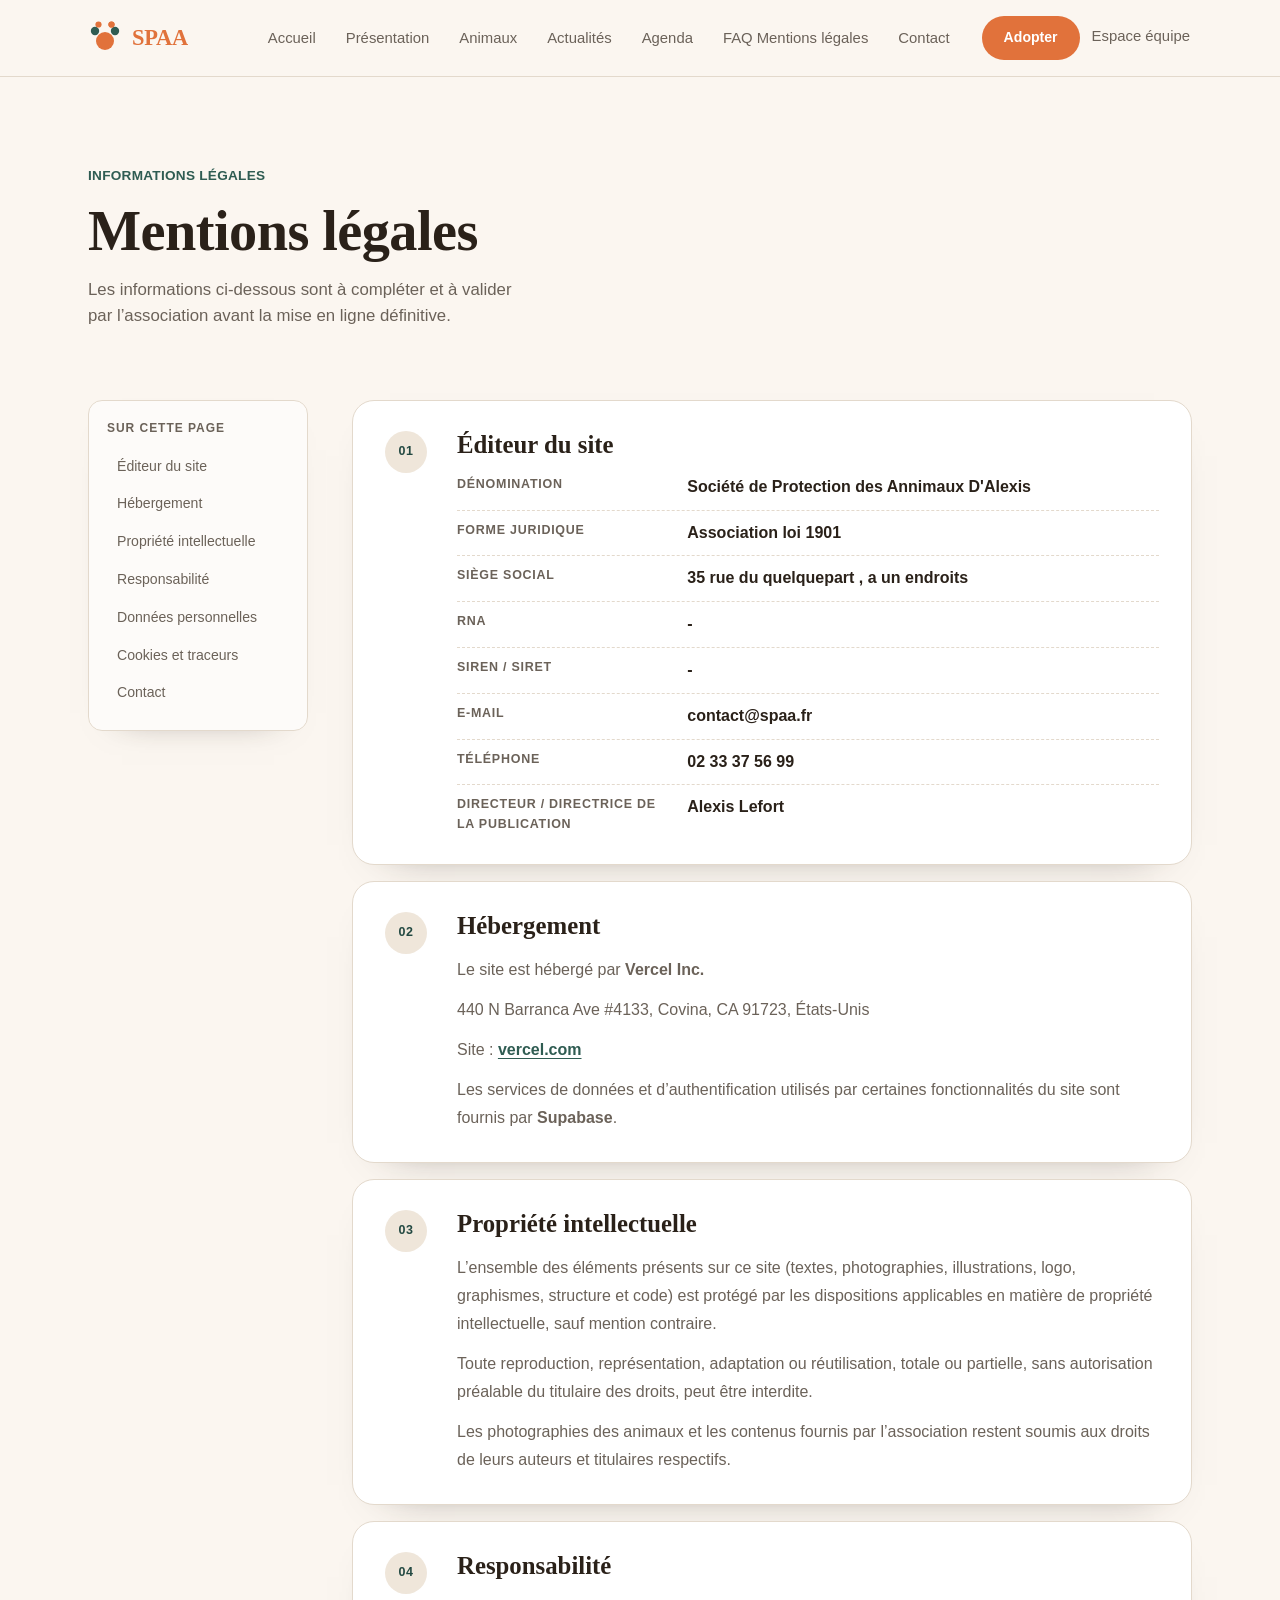
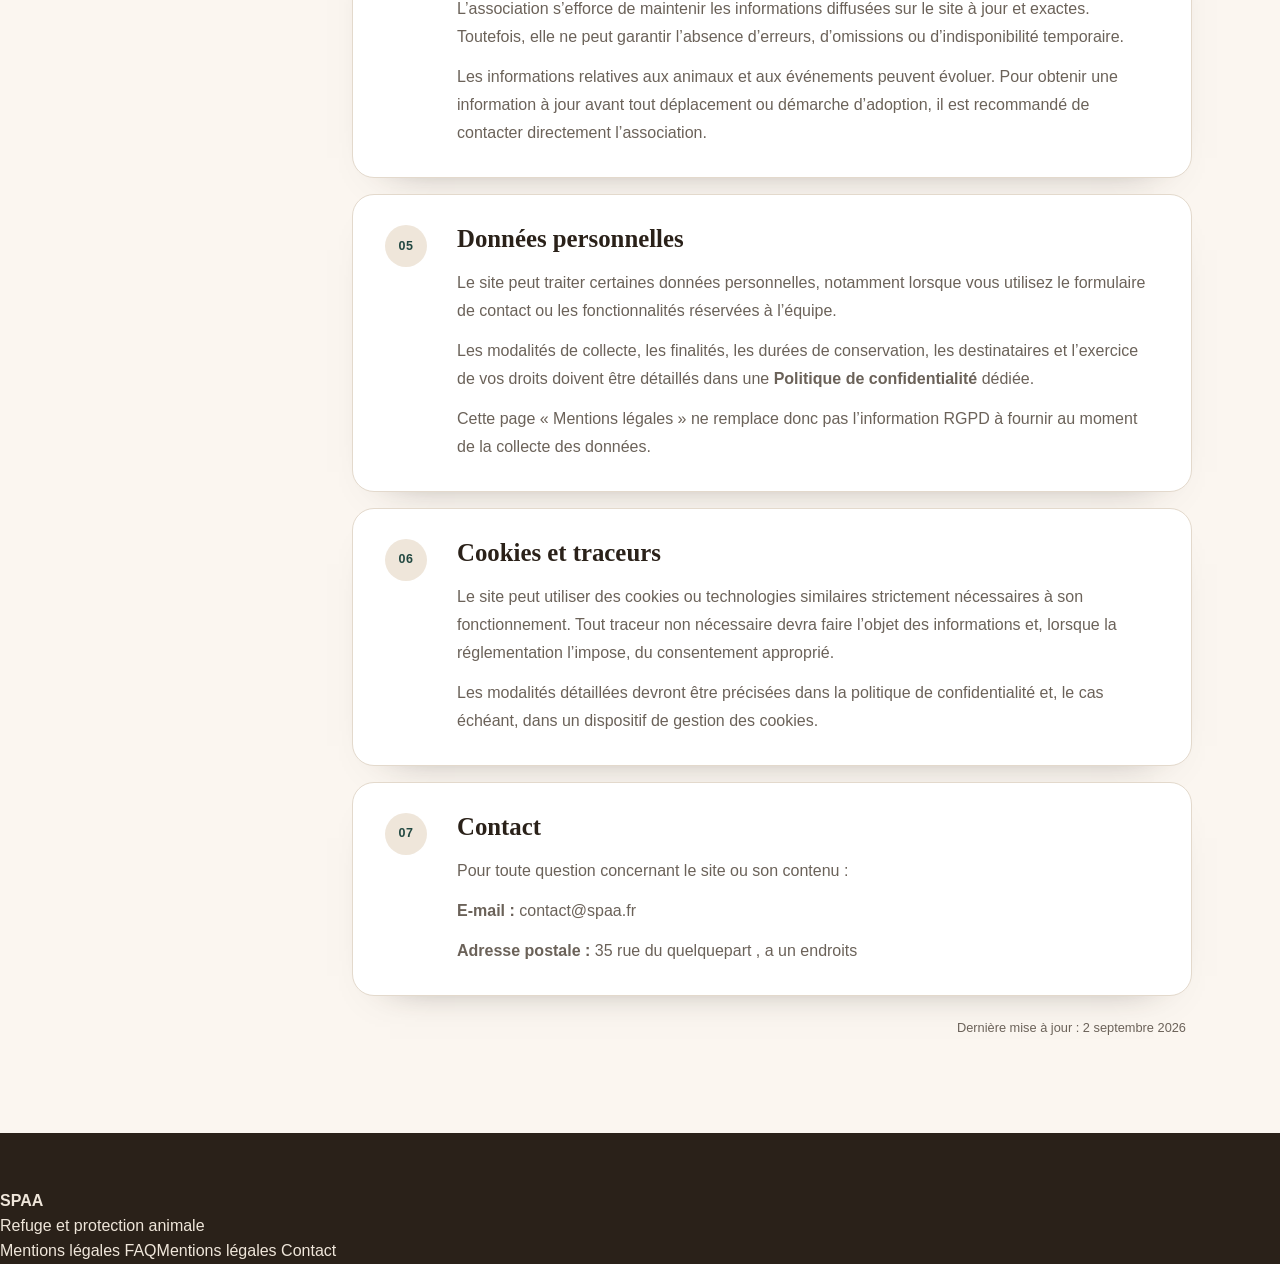
<file: mentions-legales.html>
<!DOCTYPE html>
<html lang="fr">
<head>
  <meta charset="UTF-8">
  <meta name="viewport" content="width=device-width, initial-scale=1.0">
  <meta name="description" content="Mentions légales du site de la SPAA.">
  <title>Mentions légales — SPAA</title>
  <link rel="stylesheet" href="CSS/styles.css">
</head>
<body>
  <header class="site-header"><div class="wrap header-inner"><a class="logo" href="index.html" aria-label="SPAA, accueil"><svg class="logo-mark" width="34" height="34" viewBox="0 0 34 34" aria-hidden="true"><circle cx="17" cy="20" r="9" fill="#E1723B"/><circle cx="7" cy="10" r="4.2" fill="#2F5C52"/><circle cx="27" cy="10" r="4.2" fill="#2F5C52"/><circle cx="10.5" cy="3.5" r="3.1" fill="#E1723B"/><circle cx="23.5" cy="3.5" r="3.1" fill="#E1723B"/><circle cx="23.5" cy="3.5" r="3.1" fill="#E1723B"/></svg><span class="logo-word">SPAA</span></a><button class="nav-toggle" id="navToggle" aria-expanded="false" aria-controls="primaryNav"><span></span><span></span><span></span><span class="sr-only">Ouvrir le menu</span></button><nav class="primary-nav" id="primaryNav"><ul><li><a href="index.html">Accueil</a></li><li><a href="index.html#mission">Présentation</a></li><li><a href="animaux.html">Animaux</a></li><li><a href="actualites.html">Actualités</a></li><li><a href="agenda.html">Agenda</a></li><li><a href="faq.html">FAQ</a><a href="mentions-legales.html" aria-current="page">Mentions légales</a></li><li><a href="index.html#contact">Contact</a></li></ul><div class="nav-actions"><a class="btn btn-primary btn-nav" href="animaux.html">Adopter</a><a class="admin-link" href="connexion.html">Espace équipe</a></div></nav></div></header>

  <main id="contenu" class="legal-page">
    <div class="wrap">
      <header class="legal-hero">
        <p class="hero-eyebrow">INFORMATIONS LÉGALES</p>
        <h1>Mentions légales</h1>
        <p class="hero-lede">Les informations ci-dessous sont à compléter et à valider par l’association avant la mise en ligne définitive.</p>
      </header>

      <div class="legal-layout">
        <aside class="legal-sidebar" aria-label="Sommaire">
          <p class="legal-sidebar-title">Sur cette page</p>
          <a href="#editeur">Éditeur du site</a>
          <a href="#hebergement">Hébergement</a>
          <a href="#propriete">Propriété intellectuelle</a>
          <a href="#responsabilite">Responsabilité</a>
          <a href="#donnees">Données personnelles</a>
          <a href="#cookies">Cookies et traceurs</a>
          <a href="#contact">Contact</a>
        </aside>

        <article class="legal-content">
          <section id="editeur" class="legal-card">
            <div class="legal-card-number">01</div><div><h2>Éditeur du site</h2>
            <dl class="legal-details">
              <div><dt>Dénomination</dt><dd>Société de Protection des Annimaux D'Alexis</dd></div>
              <div><dt>Forme juridique</dt><dd>Association loi 1901</dd></div>
              <div><dt>Siège social</dt><dd>35 rue du quelquepart , a un endroits</dd></div>
              <div><dt>RNA</dt><dd>-</dd></div>
              <div><dt>SIREN / SIRET</dt><dd>-</dd></div>
              <div><dt>E-mail</dt><dd>contact@spaa.fr</dd></div>
              <div><dt>Téléphone</dt><dd>02 33 37 56 99</dd></div>
              <div><dt>Directeur / directrice de la publication</dt><dd>Alexis Lefort</dd></div>
            </dl></div>
          </section>

          <section id="hebergement" class="legal-card">
            <div class="legal-card-number">02</div><div><h2>Hébergement</h2>
            <p>Le site est hébergé par <strong>Vercel Inc.</strong></p>
            <p>440 N Barranca Ave #4133, Covina, CA 91723, États-Unis</p>
            <p>Site : <a class="legal-link" href="https://vercel.com/" target="_blank" rel="noopener noreferrer">vercel.com</a></p>
            <p>Les services de données et d’authentification utilisés par certaines fonctionnalités du site sont fournis par <strong>Supabase</strong>.</p></div>
          </section>

          <section id="propriete" class="legal-card">
            <div class="legal-card-number">03</div><div><h2>Propriété intellectuelle</h2>
            <p>L’ensemble des éléments présents sur ce site (textes, photographies, illustrations, logo, graphismes, structure et code) est protégé par les dispositions applicables en matière de propriété intellectuelle, sauf mention contraire.</p>
            <p>Toute reproduction, représentation, adaptation ou réutilisation, totale ou partielle, sans autorisation préalable du titulaire des droits, peut être interdite.</p>
            <p>Les photographies des animaux et les contenus fournis par l’association restent soumis aux droits de leurs auteurs et titulaires respectifs.</p></div>
          </section>

          <section id="responsabilite" class="legal-card">
            <div class="legal-card-number">04</div><div><h2>Responsabilité</h2>
            <p>L’association s’efforce de maintenir les informations diffusées sur le site à jour et exactes. Toutefois, elle ne peut garantir l’absence d’erreurs, d’omissions ou d’indisponibilité temporaire.</p>
            <p>Les informations relatives aux animaux et aux événements peuvent évoluer. Pour obtenir une information à jour avant tout déplacement ou démarche d’adoption, il est recommandé de contacter directement l’association.</p></div>
          </section>

          <section id="donnees" class="legal-card">
            <div class="legal-card-number">05</div><div><h2>Données personnelles</h2>
            <p>Le site peut traiter certaines données personnelles, notamment lorsque vous utilisez le formulaire de contact ou les fonctionnalités réservées à l’équipe.</p>
            <p>Les modalités de collecte, les finalités, les durées de conservation, les destinataires et l’exercice de vos droits doivent être détaillés dans une <strong>Politique de confidentialité</strong> dédiée.</p>
            <p>Cette page « Mentions légales » ne remplace donc pas l’information RGPD à fournir au moment de la collecte des données.</p></div>
          </section>

          <section id="cookies" class="legal-card">
            <div class="legal-card-number">06</div><div><h2>Cookies et traceurs</h2>
            <p>Le site peut utiliser des cookies ou technologies similaires strictement nécessaires à son fonctionnement. Tout traceur non nécessaire devra faire l’objet des informations et, lorsque la réglementation l’impose, du consentement approprié.</p>
            <p>Les modalités détaillées devront être précisées dans la politique de confidentialité et, le cas échéant, dans un dispositif de gestion des cookies.</p></div>
          </section>

          <section id="contact" class="legal-card">
            <div class="legal-card-number">07</div><div><h2>Contact</h2>
            <p>Pour toute question concernant le site ou son contenu :</p>
            <p><strong>E-mail :</strong> contact@spaa.fr</p>
            <p><strong>Adresse postale :</strong> 35 rue du quelquepart , a un endroits</p></div>
          </section>

          <p class="legal-updated">Dernière mise à jour : 2 septembre 2026</p>
        </article>
      </div>
    </div>
  </main>

  <footer class="site-footer">
    <div class="container footer-content">
      <div><strong>SPAA</strong><br><span>Refuge et protection animale</span></div>
      <div class="footer-links">
        <a href="mentions-legales.html">Mentions légales</a>
        <a href="faq.html">FAQ</a><a href="mentions-legales.html" aria-current="page">Mentions légales</a>
        <a href="index.html#contact">Contact</a>
      </div>
    </div>
  </footer>

  <script>
    const toggle=document.querySelector('.menu-toggle');
    const nav=document.querySelector('.main-nav');
    if(toggle && nav){ toggle.addEventListener('click',()=>nav.classList.toggle('open')); }
  </script>
</body>
</html>
</file>
<file: CSS/styles.css>
/* =========================================================
   SPAA — styles.css
   Palette : crème #FBF6F0 · terracotta #E1723B · pin #2F5C52
   Typo : Fraunces (titres) · Inter (texte courant)
   ========================================================= */

:root{
  --cream: #FBF6F0;
  --sand: #EFE6DA;
  --paper: #FFFFFF;
  --clay: #E1723B;
  --clay-dark: #C85F2C;
  --pine: #2F5C52;
  --pine-dark: #234942;
  --ink: #2A2119;
  --ink-soft: #6B6259;
  --line: #E3D9CC;

  --font-display: "Fraunces", serif;
  --font-body: "Inter", -apple-system, "Segoe UI", sans-serif;

  --wrap: 1160px;
  --radius-lg: 22px;
  --radius-md: 14px;
  --radius-pill: 999px;
}

*{ box-sizing: border-box; }
html{ scroll-behavior: smooth; }

body{
  margin:0;
  font-family: var(--font-body);
  color: var(--ink);
  background: var(--cream);
  line-height: 1.55;
  -webkit-font-smoothing: antialiased;
}

h1,h2,h3{
  font-family: var(--font-display);
  font-optical-sizing: auto;
  color: var(--ink);
  margin: 0 0 .5em;
  line-height: 1.12;
  font-weight: 600;
}

h1{ font-size: clamp(2.4rem, 4.4vw, 3.6rem); letter-spacing: -0.01em; }
h2{ font-size: clamp(1.7rem, 2.6vw, 2.3rem); }
h3{ font-size: 1.15rem; font-weight: 600; }

p{ margin: 0 0 1em; color: var(--ink); }

a{ color: inherit; text-decoration: none; }

.wrap{
  max-width: var(--wrap);
  margin: 0 auto;
  padding: 0 28px;
}

.sr-only{
  position:absolute; width:1px; height:1px; padding:0; margin:-1px;
  overflow:hidden; clip:rect(0,0,0,0); white-space:nowrap; border:0;
}

.skip-link{
  position:absolute; left:-999px; top:0; z-index:100;
  background:var(--pine); color:#fff; padding:10px 18px; border-radius:0 0 10px 0;
}
.skip-link:focus{ left:0; }

:focus-visible{
  outline: 3px solid var(--clay);
  outline-offset: 2px;
}

/* ---------- Buttons ---------- */
.btn{
  display:inline-flex; align-items:center; justify-content:center;
  padding: 11px 22px;
  border-radius: var(--radius-pill);
  font-weight: 600;
  font-size: .95rem;
  border: 2px solid transparent;
  cursor:pointer;
  transition: transform .15s ease, background-color .15s ease, border-color .15s ease;
}
.btn:hover{ transform: translateY(-1px); }

.btn-primary{ background: var(--clay); color:#fff; }
.btn-primary:hover{ background: var(--clay-dark); }

.btn-ghost{ background: transparent; color: var(--ink); border-color: var(--ink); }
.btn-ghost:hover{ background: var(--ink); color: var(--cream); }

.btn-outline-light{ background: transparent; color:#fff; border-color: rgba(255,255,255,.6); }
.btn-outline-light:hover{ background: rgba(255,255,255,.14); border-color:#fff; }

.btn-lg{ padding: 14px 28px; font-size: 1rem; }
.btn-nav{ padding: 9px 20px; font-size: .88rem; }

/* ---------- Header ---------- */
.site-header{
  position: sticky; top:0; z-index:50;
  background: rgba(251,246,240,.92);
  backdrop-filter: blur(8px);
  border-bottom: 1px solid var(--line);
}
.header-inner{
  display:flex; align-items:center; justify-content:space-between;
  height: 76px;
}
.logo{ display:flex; align-items:center; gap:10px; }
.logo-word{
  font-family: var(--font-display);
  font-weight: 700;
  font-size: 1.4rem;
  color: var(--clay);
  letter-spacing: -.01em;
}

.primary-nav{ display:flex; align-items:center; gap: 30px; }
.primary-nav ul{ display:flex; gap: 26px; list-style:none; margin:0; padding:0; }
.primary-nav a:not(.btn){
  font-size: .93rem; font-weight: 500; color: var(--ink-soft);
  padding: 6px 2px; border-bottom: 2px solid transparent;
}
.primary-nav a:not(.btn):hover,
.primary-nav a.active{ color: var(--ink); border-color: var(--clay); }

.nav-toggle{
  display:none; flex-direction:column; justify-content:center; gap:5px;
  width: 40px; height:40px; background:none; border:none; cursor:pointer;
}
.nav-toggle span{ height:2px; background: var(--ink); border-radius:2px; }

/* ---------- Hero ---------- */
.hero{ padding: 64px 0 84px; overflow:hidden; }
.hero-inner{
  display:grid; grid-template-columns: 1.05fr .95fr;
  align-items:center; gap: 56px;
}
.hero-eyebrow{
  color: var(--pine); font-weight:600; font-size:.85rem;
  letter-spacing:.02em; margin-bottom: 14px;
}
.hero-lede{ max-width: 46ch; color: var(--ink-soft); font-size: 1.05rem; }
.hero-actions{ display:flex; gap:14px; margin-top: 30px; flex-wrap:wrap; }

.hero-art{ position:relative; display:flex; justify-content:center; align-items:center; }
.hero-blob{
  position:absolute; inset: 6% 4%;
  background: var(--pine);
  border-radius: 62% 38% 55% 45% / 48% 42% 58% 52%;
  opacity: .12;
}
.hero-illustration{ width: min(380px, 90%); position:relative; }

.hero-copy, .hero-art{
  opacity:0; transform: translateY(14px);
  animation: rise .7s ease forwards;
}
.hero-art{ animation-delay: .12s; }
@keyframes rise{ to{ opacity:1; transform:none; } }
@media (prefers-reduced-motion: reduce){
  .hero-copy, .hero-art{ animation:none; opacity:1; transform:none; }
  html{ scroll-behavior:auto; }
}

/* ---------- Mission ---------- */
.mission{ padding: 70px 0; }
.mission h2{ margin-bottom: 36px; }
.mission-grid{
  display:grid; grid-template-columns: repeat(3, 1fr); gap: 34px;
}
.mission-item svg{ margin-bottom: 14px; }
.mission-item p{ color: var(--ink-soft); font-size:.96rem; }

/* ---------- Section head (shared) ---------- */
.section-head{
  display:flex; align-items:baseline; justify-content:space-between;
  margin-bottom: 30px; gap: 16px; flex-wrap:wrap;
}
.link-more{
  font-weight:600; font-size:.92rem; color: var(--pine);
  border-bottom: 1px solid transparent;
}
.link-more:hover{ border-color: var(--pine); }

/* ---------- Animals ---------- */
.animals{ padding: 20px 0 76px; }
.animal-grid{
  display:grid; grid-template-columns: repeat(3, 1fr); gap: 26px;
}
.animal-card{
  background: var(--paper);
  border-radius: var(--radius-lg);
  overflow:hidden;
  border: 1px solid var(--line);
  transition: box-shadow .2s ease, transform .2s ease;
}
.animal-card:hover{
  box-shadow: 0 14px 30px -18px rgba(42,33,25,.35);
  transform: translateY(-3px);
}
.animal-portrait{ padding: 26px 26px 6px; }
.animal-body{ padding: 18px 22px 24px; }
.animal-title-row{ display:flex; align-items:center; justify-content:space-between; }
.animal-title-row h3{ margin:0; }
.animal-meta{ color: var(--ink-soft); font-size:.86rem; margin: 6px 0 10px; }
.animal-desc{ font-size:.92rem; color: var(--ink-soft); }
.link-card{ font-weight:600; font-size:.9rem; color: var(--clay); }
.link-card:hover{ text-decoration: underline; }

.badge{
  font-size:.72rem; font-weight:700; padding: 5px 12px; border-radius: var(--radius-pill);
  white-space:nowrap;
}
.badge-available{ background:#DCEFE9; color: var(--pine-dark); }
.badge-reserved{ background: var(--sand); color: var(--ink-soft); }

/* ---------- Event ---------- */
.event{ background: var(--pine); color:#fff; padding: 48px 0; }
.event-inner{ display:flex; align-items:center; gap: 32px; flex-wrap:wrap; }
.event-date{
  background: rgba(255,255,255,.12);
  border-radius: var(--radius-md);
  padding: 12px 22px; text-align:center; min-width: 92px;
}
.event-day{ display:block; font-family: var(--font-display); font-size:1.8rem; font-weight:700; }
.event-month{ display:block; font-size:.75rem; letter-spacing:.08em; opacity:.85; }
.event-copy{ flex:1; min-width: 240px; }
.event-eyebrow{ font-weight:600; font-size:.85rem; opacity:.85; margin-bottom:6px; }
.event-copy h2{ color:#fff; margin-bottom:6px; }
.event-copy p{ color: rgba(255,255,255,.85); margin:0; max-width: 52ch; }

/* ---------- News ---------- */
.news{ padding: 76px 0; }
.news-grid{
  display:grid; grid-template-columns: 1.3fr 1fr 1fr; gap: 26px;
}
.news-card{ display:flex; flex-direction:column; }
.news-thumb{
  aspect-ratio: 16/10; border-radius: var(--radius-md); margin-bottom:16px;
}
.news-card-featured .news-thumb{ aspect-ratio: 16/9; }
.news-date{ font-size:.8rem; color: var(--pine); font-weight:600; margin-bottom:6px; }
.news-card h3{ font-size: 1.05rem; margin-bottom: 6px; }
.news-card-featured h3{ font-size: 1.3rem; }
.news-card p{ color: var(--ink-soft); font-size:.92rem; }

/* ---------- CTA ---------- */
.cta{ background: var(--sand); padding: 78px 0; text-align:center; }
.cta-inner{ max-width: 640px; margin:0 auto; }
.cta p{ color: var(--ink-soft); font-size: 1.05rem; }
.cta-actions{ display:flex; justify-content:center; gap:14px; margin-top: 26px; flex-wrap:wrap; }

/* ---------- Footer ---------- */
.site-footer{ background: var(--ink); color: var(--sand); padding-top: 56px; }
.footer-inner{
  display:grid; grid-template-columns: 1.2fr 1fr 1fr; gap: 30px;
  padding-bottom: 40px; border-bottom: 1px solid rgba(255,255,255,.12);
}
.footer-logo{ color: var(--clay); }
.footer-brand p{ color: rgba(245,239,230,.65); margin-top:6px; font-size:.9rem; }
.footer-nav{ display:flex; flex-direction:column; gap:10px; }
.footer-nav a{ color: rgba(245,239,230,.8); font-size:.92rem; }
.footer-nav a:hover{ color:#fff; }
.footer-contact p{ color: rgba(245,239,230,.8); font-size:.92rem; margin:0 0 6px; }
.footer-bottom{ padding: 18px 28px 26px; }
.footer-bottom p{ margin:0; font-size:.8rem; color: rgba(245,239,230,.5); }

/* =========================================================
   Responsive
   ========================================================= */
@media (max-width: 900px){
  .hero-inner{ grid-template-columns: 1fr; }
  .hero-art{ order:-1; max-width: 320px; margin: 0 auto; }
  .mission-grid{ grid-template-columns: 1fr 1fr; }
  .animal-grid{ grid-template-columns: 1fr 1fr; }
  .news-grid{ grid-template-columns: 1fr 1fr; }
  .news-card-featured{ grid-column: 1 / -1; }
  .footer-inner{ grid-template-columns: 1fr 1fr; }
}

@media (max-width: 680px){
  .nav-toggle{ display:flex; }
  .primary-nav{
    position:absolute; top:76px; left:0; right:0;
    background: var(--cream); border-bottom: 1px solid var(--line);
    flex-direction:column; align-items:flex-start; gap:18px;
    padding: 22px 28px 28px;
    display:none;
  }
  .primary-nav.open{ display:flex; }
  .primary-nav ul{ flex-direction:column; gap:14px; }
  .btn-nav{ align-self:flex-start; }

  .mission-grid{ grid-template-columns: 1fr; }
  .animal-grid{ grid-template-columns: 1fr; }
  .news-grid{ grid-template-columns: 1fr; }
  .news-card-featured{ grid-column: auto; }
  .footer-inner{ grid-template-columns: 1fr; }
  .event-inner{ text-align:left; }
}

/* ---------- Animaux dynamiques Supabase ---------- */
.animal-loading{grid-column:1/-1;padding:35px;text-align:center;color:var(--ink-soft);}
.animal-photo{width:100%;aspect-ratio:1.25/1;object-fit:cover;display:block;}
.animal-photo-placeholder{aspect-ratio:1.25/1;display:flex;align-items:center;justify-content:center;color:var(--ink-soft);background:var(--sand);font-size:.85rem;}
.badge-adopted{background:#ece7e1;color:#6d6258;}

.nav-actions{display:flex;align-items:center;gap:10px;}
.admin-link{font-size:.82rem;font-weight:600;color:var(--pine);padding:8px 6px;border-radius:8px;}
.admin-link:hover{text-decoration:underline;}
@media(max-width:900px){.nav-actions{width:100%;justify-content:center;margin-top:12px;}.admin-link{font-size:.9rem;}}
.news-thumb-image{object-fit:cover;width:100%;display:block}.news-card-link{display:block;color:inherit}.news-card-link:hover h3{text-decoration:underline;text-decoration-thickness:2px;text-underline-offset:3px}

/* ===================== Animaux dynamiques ===================== */
.animal-card-link{display:block;color:inherit;text-decoration:none;height:100%;}
.animal-card-link:hover h3{text-decoration:underline;text-decoration-thickness:2px;text-underline-offset:3px;}
.animal-more{display:inline-block;margin-top:10px;font-weight:700;font-size:.88rem;color:var(--pine-dark);}
.animal-detail-wrap{padding:58px 0 90px;}
.animal-detail-layout{display:grid;grid-template-columns:minmax(0,1.15fr) minmax(0,.85fr);gap:54px;align-items:start;}
.animal-detail-media{background:var(--sand);border-radius:var(--radius-lg);overflow:hidden;min-height:460px;display:flex;align-items:center;justify-content:center;}
.animal-detail-image{width:100%;height:100%;min-height:460px;object-fit:cover;display:block;}
.animal-detail-placeholder{min-height:460px;display:flex;align-items:center;justify-content:center;color:var(--ink-soft);font-size:.95rem;}
.animal-detail-copy{padding:10px 0;}
.animal-detail-kicker{color:var(--pine-dark);font-weight:700;text-transform:uppercase;letter-spacing:.08em;font-size:.78rem;margin-bottom:10px;}
.animal-detail-copy h1{margin:0 0 12px;font-size:clamp(2.5rem,5vw,4.5rem);line-height:1;}
.animal-detail-meta{display:grid;grid-template-columns:1fr 1fr;gap:14px;margin:28px 0 30px;padding:20px 0;border-top:1px solid var(--line);border-bottom:1px solid var(--line);}
.animal-detail-meta div{background:var(--paper);border-radius:12px;padding:13px 14px;}
.animal-detail-meta dt{font-size:.72rem;text-transform:uppercase;letter-spacing:.07em;color:var(--ink-soft);margin-bottom:4px;}
.animal-detail-meta dd{margin:0;font-weight:700;}
.animal-description h2{font-size:1.45rem;margin-bottom:14px;}
.animal-description p{color:var(--ink-soft);line-height:1.75;}
.animal-detail-action{margin-top:28px;}
@media(max-width:820px){.animal-detail-layout{grid-template-columns:1fr;gap:30px}.animal-detail-media,.animal-detail-image,.animal-detail-placeholder{min-height:320px}.animal-detail-meta{grid-template-columns:1fr 1fr;}}
@media(max-width:520px){.animal-detail-meta{grid-template-columns:1fr}.animal-detail-wrap{padding-top:38px}}

.page-hero{padding:72px 0 48px;background:var(--cream);}
.page-hero h1{margin:0 0 14px;font-size:clamp(2.8rem,6vw,5rem);line-height:1;}
.page-hero > div > p:last-child{max-width:70ch;color:var(--ink-soft);font-size:1.05rem;}

/* Galerie de photos des animaux */
.admin-photo-grid{display:grid;grid-template-columns:repeat(auto-fill,minmax(110px,1fr));gap:10px;margin-top:12px;}
.admin-photo-item{background:var(--sand);border:1px solid var(--line);border-radius:12px;overflow:hidden;padding-bottom:8px;}
.admin-photo-item img{width:100%;aspect-ratio:1/1;object-fit:cover;display:block;}
.admin-photo-item span{display:block;padding:7px 8px 0;font-size:.72rem;color:var(--ink-soft);white-space:nowrap;overflow:hidden;text-overflow:ellipsis;}
.animal-gallery{width:100%;}
.animal-gallery-main{background:var(--sand);border-radius:var(--radius-lg);overflow:hidden;min-height:460px;display:flex;align-items:center;justify-content:center;}
.animal-gallery-thumbs{display:grid;grid-template-columns:repeat(5,minmax(0,1fr));gap:10px;margin-top:10px;}
.animal-gallery-thumb{padding:0;border:2px solid transparent;border-radius:12px;overflow:hidden;background:var(--sand);cursor:pointer;aspect-ratio:1/1;}
.animal-gallery-thumb.active{border-color:var(--orange);}
.animal-gallery-thumb img{width:100%;height:100%;object-fit:cover;display:block;}
@media(max-width:820px){.animal-gallery-main{min-height:320px}.animal-gallery-thumbs{grid-template-columns:repeat(4,minmax(0,1fr));}}
@media(max-width:520px){.animal-gallery-thumbs{grid-template-columns:repeat(3,minmax(0,1fr));}}

/* ---------- Agenda ---------- */
.agenda-page{padding:70px 0 90px;}
.agenda-intro{max-width:760px;margin-bottom:52px;}
.agenda-list{display:grid;gap:16px;}
.agenda-card{display:flex;align-items:flex-start;gap:22px;background:var(--paper);border:1px solid var(--line);border-radius:var(--radius-lg);padding:22px;}
.agenda-date{background:var(--pine);color:#fff;border-radius:var(--radius-md);padding:10px 16px;text-align:center;min-width:86px;}
.agenda-day{display:block;font-family:var(--font-display);font-size:1.9rem;font-weight:700;line-height:1;}
.agenda-month{display:block;margin-top:5px;font-size:.72rem;letter-spacing:.08em;opacity:.9;}
.agenda-content{flex:1;}
.agenda-content h3{margin-bottom:6px;}
.agenda-content p{color:var(--ink-soft);margin:0;}
.agenda-meta{font-weight:700;font-size:.9rem;margin-bottom:8px!important;color:var(--pine)!important;}
.agenda-past{margin-top:56px;}
@media(max-width:620px){.agenda-card{gap:14px;padding:16px}.agenda-date{min-width:72px;padding:10px 12px}.agenda-day{font-size:1.6rem}}

/* ---------- FAQ ---------- */
.faq-page{padding:76px 0 90px}.faq-intro{max-width:850px;margin-bottom:40px}.faq-intro h1{margin-bottom:14px}.faq-list{max-width:900px}.faq-item{background:var(--paper);border:1px solid var(--line);border-radius:var(--radius-md);margin-bottom:12px;overflow:hidden;box-shadow:0 10px 28px -30px rgba(42,33,25,.55)}.faq-item summary{display:flex;align-items:center;justify-content:space-between;gap:20px;list-style:none;cursor:pointer;padding:20px 22px;font-weight:700;font-size:1rem}.faq-item summary::-webkit-details-marker{display:none}.faq-plus{font-size:1.35rem;line-height:1;color:var(--clay);flex:none;transition:transform .15s ease}.faq-item[open] .faq-plus{transform:rotate(45deg)}.faq-answer{padding:0 22px 20px;color:var(--ink-soft);line-height:1.75}.faq-answer p{color:var(--ink-soft);margin:0}.faq-message{padding:34px;text-align:center;color:var(--ink-soft)}.faq-error{color:#9a3d2f}.faq-home{padding:78px 0}.faq-home .section-head{margin-bottom:24px}.faq-home-list{max-width:900px}.faq-home-more{margin-top:20px}@media(max-width:680px){.faq-page{padding:58px 0 70px}.faq-item summary{padding:17px 16px}.faq-answer{padding:0 16px 17px}}

/* ---------- Mentions légales ---------- */
.legal-page{padding:76px 0 96px;}
.legal-hero{max-width:820px;padding:12px 0 54px;}
.legal-hero h1{margin-bottom:14px;}
.legal-layout{display:grid;grid-template-columns:220px minmax(0,1fr);gap:44px;align-items:start;}
.legal-sidebar{position:sticky;top:105px;background:rgba(255,255,255,.58);border:1px solid var(--line);border-radius:var(--radius-md);padding:18px;box-shadow:0 16px 35px -34px rgba(42,33,25,.6);}
.legal-sidebar-title{font-size:.75rem;text-transform:uppercase;letter-spacing:.08em;font-weight:700;color:var(--ink-soft);margin:0 0 10px;}
.legal-sidebar a{display:block;padding:8px 10px;border-radius:10px;color:var(--ink-soft);font-size:.88rem;transition:background-color .15s ease,color .15s ease,transform .15s ease;}
.legal-sidebar a:hover{background:var(--sand);color:var(--pine-dark);transform:translateX(2px);}
.legal-content{display:grid;gap:16px;}
.legal-card{display:grid;grid-template-columns:54px 1fr;gap:18px;background:var(--paper);border:1px solid var(--line);border-radius:var(--radius-lg);padding:30px 32px;box-shadow:0 18px 42px -38px rgba(42,33,25,.7);scroll-margin-top:110px;}
.legal-card-number{width:42px;height:42px;border-radius:50%;background:var(--sand);color:var(--pine-dark);display:flex;align-items:center;justify-content:center;font-weight:800;font-size:.78rem;letter-spacing:.05em;}
.legal-card h2{font-size:1.55rem;margin-bottom:16px;}
.legal-card p{color:var(--ink-soft);line-height:1.75;margin-bottom:12px;}
.legal-card p:last-child{margin-bottom:0;}
.legal-details{display:grid;gap:10px;margin:0;}
.legal-details div{display:grid;grid-template-columns:minmax(145px,.45fr) 1fr;gap:18px;padding-bottom:10px;border-bottom:1px dashed var(--line);}
.legal-details div:last-child{border-bottom:0;padding-bottom:0;}
.legal-details dt{font-size:.78rem;text-transform:uppercase;letter-spacing:.06em;color:var(--ink-soft);font-weight:700;}
.legal-details dd{margin:0;font-weight:600;overflow-wrap:anywhere;}
.legal-link{color:var(--pine);font-weight:700;text-decoration:underline;text-underline-offset:3px;}
.legal-updated{text-align:right;color:var(--ink-soft);font-size:.8rem;margin:6px 6px 0;}
@media(max-width:820px){.legal-layout{grid-template-columns:1fr;gap:24px}.legal-sidebar{position:static;display:flex;flex-wrap:wrap;gap:4px 6px;align-items:center}.legal-sidebar-title{width:100%;}.legal-card{padding:24px;}}
@media(max-width:560px){.legal-page{padding:56px 0 72px}.legal-card{grid-template-columns:1fr;gap:14px;padding:22px}.legal-card-number{width:38px;height:38px}.legal-details div{grid-template-columns:1fr;gap:4px}.legal-sidebar a{font-size:.82rem;padding:7px 8px}}
</file>
